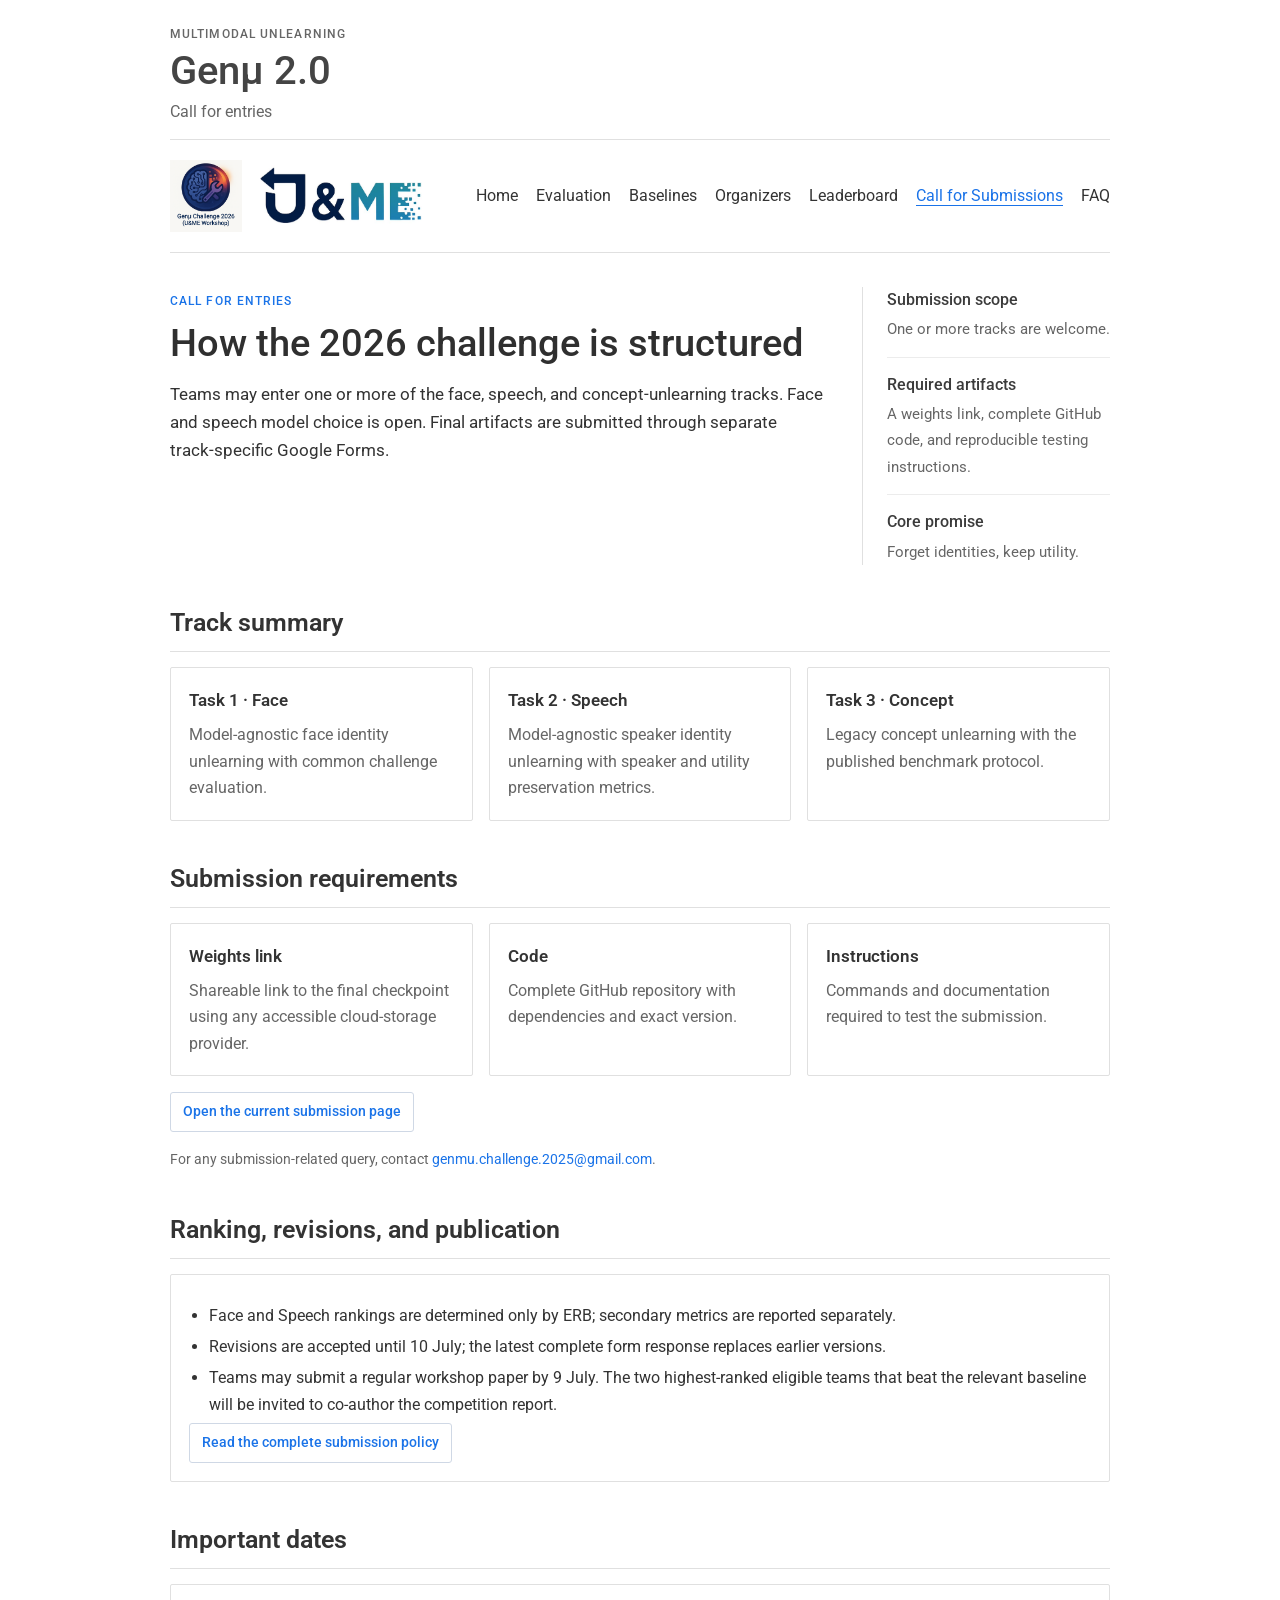
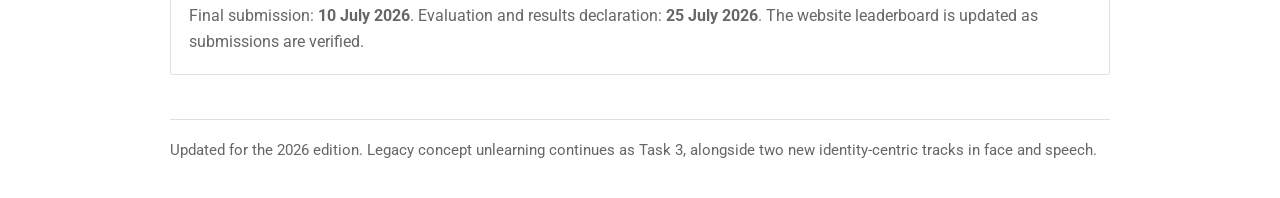
<file: call-for-entries.html>
<!DOCTYPE html>

<html lang="en">
<head>
<meta charset="utf-8"/>
<meta content="width=device-width, initial-scale=1.0" name="viewport"/>
<title>Genμ 2.0 (2026) — Call for Entries</title>
<link href="https://fonts.googleapis.com/css2?family=Roboto:wght@300;400;500;700;800&amp;display=swap" rel="stylesheet"/><link href="styles.css" rel="stylesheet"/>
</head>
<body>
<div class="container">
<header class="site-masthead">
<div class="brandbox">
<div class="brandmark">Gμ</div>
<div class="brandtext">
<div class="kicker">Multimodal unlearning</div>
<h1>Genμ 2.0</h1>
<p>Call for entries</p>
</div>
</div>
</header><div class="header-row"><div class="logo-row"><a href="index.html" title="Genμ 2.0 — 2026 Home"><img alt="Genμ 2.0 2026 Challenge Logo" src="genmu-logo.png"/></a><a href="https://sites.google.com/view/u-and-me-workshop/" rel="noopener noreferrer" target="_blank" title="U&amp;ME Workshop"><img alt="U&amp;ME Workshop logo" src="second-logo.png"/></a></div><nav>
<a class="" href="index.html">Home</a>
<a class="" href="evaluation.html">Evaluation</a>
<a class="" href="baselines.html">Baselines</a>
<a class="" href="organizers.html">Organizers</a>
<a class="" href="leaderboard.html">Leaderboard</a>
<a class="active" href="call-for-submissions.html">Call for Submissions</a>
<a class="" href="faq.html">FAQ</a>
</nav></div>
<section class="hero">
<div class="hero-grid">
<div>
<span class="chip">Call for entries</span>
<h2>How the 2026 challenge is structured</h2>
<p>Teams may enter one or more of the face, speech, and concept-unlearning tracks. Face and speech model choice is open. Final artifacts are submitted through separate track-specific Google Forms.</p>
</div>
<div class="hero-card">
<div class="stat"><b>Submission scope</b><span>One or more tracks are welcome.</span></div>
<div class="stat"><b>Required artifacts</b><span>A weights link, complete GitHub code, and reproducible testing instructions.</span></div>
<div class="stat"><b>Core promise</b><span>Forget identities, keep utility.</span></div>
</div>
</div>
</section>
<section class="section"><h3>Track summary</h3><div class="grid-3"><div class="card"><h4>Task 1 · Face</h4><p>Model-agnostic face identity unlearning with common challenge evaluation.</p></div><div class="card"><h4>Task 2 · Speech</h4><p>Model-agnostic speaker identity unlearning with speaker and utility preservation metrics.</p></div><div class="card"><h4>Task 3 · Concept</h4><p>Legacy concept unlearning with the published benchmark protocol.</p></div></div></section>
<section class="section"><h3>Submission requirements</h3><div class="grid-3"><div class="card"><h4>Weights link</h4><p>Shareable link to the final checkpoint using any accessible cloud-storage provider.</p></div><div class="card"><h4>Code</h4><p>Complete GitHub repository with dependencies and exact version.</p></div><div class="card"><h4>Instructions</h4><p>Commands and documentation required to test the submission.</p></div></div><p><a class="link-btn" href="call-for-submissions.html">Open the current submission page</a></p><p class="small-note">For any submission-related query, contact <a href="mailto:genmu.challenge.2025@gmail.com">genmu.challenge.2025@gmail.com</a>.</p></section>
<section class="section"><h3>Ranking, revisions, and publication</h3><div class="card"><ul>
<li>Face and Speech rankings are determined only by ERB; secondary metrics are reported separately.</li>
<li>Revisions are accepted until 10 July; the latest complete form response replaces earlier versions.</li>

<li>Teams may submit a regular workshop paper by 9 July. The two highest-ranked eligible teams that beat the relevant baseline will be invited to co-author the competition report.</li>
</ul><p><a class="link-btn" href="call-for-submissions.html">Read the complete submission policy</a></p></div></section><section class="section"><h3>Important dates</h3><div class="card"><p>Final submission: <strong>10 July 2026</strong>. Evaluation and results declaration: <strong>25 July 2026</strong>. The website leaderboard is updated as submissions are verified.</p></div></section>
<div class="footer">Updated for the 2026 edition. Legacy concept unlearning continues as Task 3, alongside two new identity-centric tracks in face and speech.</div>
</div>
<script defer="True" src="submission-forms.js"></script></body>
</html>
</file>
<file: styles.css>
/* Genμ 2.0 — academic site styling, aligned with the 2025 edition */
:root {
  --text: #333333;
  --muted: #666666;
  --link: #1a73e8;
  --line: #e0e0e0;
  --soft-line: #ececec;
  --soft-bg: #f8fafc;
  --notice-bg: #f7faff;
  --max-width: 940px;
}

* { box-sizing: border-box; }
html { scroll-behavior: smooth; }
body {
  margin: 0;
  background: #ffffff;
  color: var(--text);
  font-family: Roboto, Arial, sans-serif;
  font-size: 16px;
  line-height: 1.65;
  -webkit-font-smoothing: antialiased;
  text-rendering: optimizeLegibility;
}
img { max-width: 100%; }
a { color: var(--link); text-decoration: none; }
a:hover { text-decoration: underline; }
a:focus-visible { outline: 2px solid var(--link); outline-offset: 3px; }

.container {
  width: min(100% - 40px, var(--max-width));
  margin: 0 auto;
  padding: 24px 0 36px;
}

/* Masthead */
.site-masthead {
  padding: 0 0 14px;
  border-bottom: 1px solid var(--line);
}
.brandbox { display: block; }
.brandmark { display: none; }
.brandtext .kicker {
  margin-bottom: 3px;
  color: var(--muted);
  font-size: 0.76rem;
  font-weight: 500;
  letter-spacing: 0.09em;
  text-transform: uppercase;
}
.brandtext h1 {
  margin: 0;
  color: #444444;
  font-size: clamp(2rem, 5vw, 2.5rem);
  font-weight: 500;
  line-height: 1.2;
}
.brandtext p {
  margin: 4px 0 0;
  color: var(--muted);
  font-size: 0.98rem;
}
.header-row {
  display: flex;
  align-items: center;
  justify-content: space-between;
  gap: 24px;
  padding: 20px 0;
  border-bottom: 1px solid var(--line);
}
.logo-row {
  display: flex;
  flex: 0 0 auto;
  align-items: center;
  gap: 18px;
}
.logo-row a { display: inline-flex; align-items: center; }
.logo-row img {
  width: auto;
  height: 62px;
  object-fit: contain;
}
.logo-row a:first-child img { height: 72px; }
nav {
  display: flex;
  flex-wrap: wrap;
  justify-content: flex-end;
  gap: 8px 18px;
  margin: 0 !important;
}
nav a {
  color: var(--text);
  font-size: 0.98rem;
  font-weight: 400;
  line-height: 1.35;
  white-space: nowrap;
}
nav a:hover,
nav a.active {
  color: var(--link);
  text-decoration: underline;
  text-underline-offset: 4px;
}
nav a.prev-year {
  color: var(--muted);
  font-size: 0.9rem;
}

.challenge-notice {
  margin: 18px 0 0;
  padding: 10px 14px;
  background: var(--notice-bg);
  border-left: 3px solid var(--link);
  color: #3f4b5a;
  font-size: 0.94rem;
}
.challenge-notice strong { color: #1f4f96; }

/* Intro blocks */
.hero {
  margin: 34px 0 0;
  padding: 0;
  background: transparent;
  border: 0;
  border-radius: 0;
  box-shadow: none;
}
.hero-grid {
  display: grid;
  grid-template-columns: minmax(0, 1.45fr) minmax(230px, 0.55fr);
  gap: 38px;
  align-items: start;
}
.chip {
  display: inline-block;
  padding: 0;
  background: transparent;
  border-radius: 0;
  color: var(--link);
  font-size: 0.76rem;
  font-weight: 500;
  letter-spacing: 0.09em;
  text-transform: uppercase;
}
.hero h2 {
  margin: 7px 0 14px;
  color: #2f2f2f;
  font-size: clamp(1.85rem, 4vw, 2.35rem);
  font-weight: 500;
  line-height: 1.25;
}
.hero p {
  margin: 0 0 13px;
  color: var(--text);
  font-size: 1.05rem;
}
.hero-card {
  padding: 0 0 0 24px;
  background: transparent;
  border: 0;
  border-left: 1px solid var(--line);
  border-radius: 0;
  box-shadow: none;
}
.hero-card .stat {
  padding: 0 0 14px;
  margin: 0 0 14px;
  border-bottom: 1px solid var(--soft-line);
}
.hero-card .stat:last-child { margin-bottom: 0; padding-bottom: 0; border-bottom: 0; }
.hero-card .stat b {
  display: block;
  margin: 0 0 3px;
  color: #3b3b3b;
  font-size: 1rem;
  font-weight: 500;
}
.hero-card .stat span { color: var(--muted); font-size: 0.93rem; }

/* Main content */
.section { margin-top: 38px; }
.section > h3,
.section h3:first-child {
  margin: 0 0 15px;
  padding-bottom: 7px;
  border-bottom: 1px solid var(--line);
  color: #333333;
  font-size: 1.55rem;
  font-weight: 600;
  letter-spacing: 0;
  text-transform: none;
}
.section .lead {
  margin: -4px 0 18px;
  color: var(--muted);
  font-size: 1rem;
}
.section-label {
  margin: 28px 0 14px;
  padding-bottom: 6px;
  border-bottom: 1px solid var(--soft-line);
  color: var(--muted);
  font-size: 0.78rem;
  font-weight: 500;
  letter-spacing: 0.09em;
  text-transform: uppercase;
}

.grid-2,
.grid-3,
.timeline,
.dates-grid {
  display: grid;
  gap: 16px;
}
.grid-2 { grid-template-columns: repeat(2, minmax(0, 1fr)); }
.grid-3 { grid-template-columns: repeat(3, minmax(0, 1fr)); }
.timeline,
.dates-grid { grid-template-columns: repeat(4, minmax(0, 1fr)); }

.card,
.date-card {
  padding: 18px;
  background: #ffffff;
  border: 1px solid var(--line);
  border-radius: 2px;
  box-shadow: none;
}
.card h4 {
  margin: 0 0 8px;
  color: #333333;
  font-size: 1.08rem;
  font-weight: 600;
}
.card p { margin: 0; color: var(--muted); }
.card ul { margin: 10px 0 0 20px; padding: 0; }
.card li { margin-bottom: 5px; }
.card .num { padding-left: 0; }

.badge,
.role-tag {
  display: inline-block;
  margin-bottom: 8px;
  padding: 0;
  background: transparent !important;
  border: 0;
  border-radius: 0;
  color: var(--link) !important;
  font-size: 0.76rem;
  font-weight: 500;
  letter-spacing: 0.07em;
  text-transform: uppercase;
}

.callout {
  margin-top: 18px;
  padding: 12px 15px;
  background: #fffdf5;
  border: 0;
  border-left: 3px solid #c89a2b;
  border-radius: 0;
  color: #5f4a1d;
}
.callout a { color: #805e12; text-decoration: underline; }

.link-row {
  display: flex;
  flex-wrap: wrap;
  gap: 9px;
  margin-top: 16px;
}
.link-btn {
  display: inline-flex;
  align-items: center;
  gap: 5px;
  padding: 7px 12px;
  background: #ffffff !important;
  border: 1px solid #cfd8e5 !important;
  border-radius: 3px;
  color: var(--link) !important;
  font-size: 0.9rem;
  font-weight: 500;
}
.link-btn:hover { background: var(--soft-bg) !important; text-decoration: none; }

.date-card { text-align: left; }
.date-card .d-label {
  margin-bottom: 5px;
  color: var(--link);
  font-size: 0.74rem;
  font-weight: 500;
  letter-spacing: 0.07em;
  text-transform: uppercase;
}
.date-card .d-date { margin-bottom: 4px; color: #333; font-size: 1rem; font-weight: 600; }
.date-card .d-desc { color: var(--muted); font-size: 0.88rem; }

/* Tables and formulae */
.table-wrap {
  overflow-x: auto;
  background: #ffffff;
  border: 1px solid var(--line);
  border-radius: 0;
  box-shadow: none;
}
table { width: 100%; border-collapse: collapse; }
.table-wrap table { min-width: 700px; }
th,
td {
  padding: 11px 12px;
  border-bottom: 1px solid var(--line);
  text-align: left;
  vertical-align: top;
}
th {
  background: var(--soft-bg);
  color: #444;
  font-size: 0.9rem;
  font-weight: 600;
}
tr:last-child td { border-bottom: 0; }

.def-table { width: 100%; margin-top: 12px; border-collapse: collapse; }
.def-table td { padding: 8px 9px; border-bottom: 1px solid var(--soft-line); font-size: 0.94rem; }
.def-table td:first-child {
  padding-right: 16px;
  color: #375f91;
  font-family: ui-monospace, SFMono-Regular, Menlo, Consolas, monospace;
  font-weight: 600;
  white-space: nowrap;
}
.formula-box {
  margin: 14px 0;
  padding: 13px 15px;
  overflow-x: auto;
  background: var(--soft-bg);
  border: 1px solid var(--line);
  border-radius: 2px;
  color: var(--text);
}
.acro-grid { display: grid; grid-template-columns: repeat(2, minmax(0, 1fr)); gap: 9px; margin-top: 12px; }
.acro-item { padding: 9px 11px; background: #fff; border: 1px solid var(--soft-line); border-radius: 2px; font-size: 0.92rem; }
.acro-item strong { color: #375f91; }
.mjx-container { max-width: 100%; overflow-x: auto; overflow-y: hidden; }
.formula-box mjx-container { margin: 0.2em 0 !important; font-size: 1.02em; }

/* Organizers */
.person-grid {
  display: grid;
  grid-template-columns: repeat(3, minmax(0, 1fr));
  gap: 30px 22px;
  margin-top: 18px;
}
.person {
  padding: 0;
  background: transparent;
  border: 0;
  border-radius: 0;
  box-shadow: none;
  text-align: center;
}
.person img {
  display: block;
  width: 150px;
  height: 150px;
  margin: 0 auto 11px;
  border: 0;
  border-radius: 50%;
  object-fit: cover;
  object-position: center;
}
.person h4 { margin: 3px 0 3px; font-size: 1.08rem; font-weight: 600; }
.person p { margin: 0 auto; max-width: 240px; color: var(--muted); font-size: 0.91rem; }

/* FAQ */
.faq-item { padding: 17px 0; border-bottom: 1px solid var(--soft-line); }
.faq-item:first-child { padding-top: 0; }
.faq-item:last-child { padding-bottom: 0; border-bottom: 0; }
.faq-item h4 { margin: 0 0 5px; font-size: 1.05rem; font-weight: 600; }
.faq-item p { margin: 0; color: var(--muted); }

.footer {
  margin: 44px 0 0;
  padding-top: 18px;
  border-top: 1px solid var(--line);
  color: var(--muted);
  font-size: 0.92rem;
}

@media (max-width: 860px) {
  .container { width: min(100% - 32px, var(--max-width)); }
  .header-row { align-items: flex-start; flex-direction: column; gap: 14px; }
  nav { justify-content: flex-start; }
  .hero-grid { grid-template-columns: 1fr; gap: 24px; }
  .hero-card { padding: 18px 0 0; border-left: 0; border-top: 1px solid var(--line); }
  .grid-3, .timeline, .dates-grid { grid-template-columns: repeat(2, minmax(0, 1fr)); }
  .person-grid { grid-template-columns: repeat(2, minmax(0, 1fr)); }
}

@media (max-width: 600px) {
  body { font-size: 15.5px; }
  .container { width: min(100% - 24px, var(--max-width)); padding-top: 18px; }
  .brandtext h1 { font-size: 1.9rem; }
  .logo-row { width: 100%; justify-content: space-between; gap: 12px; }
  .logo-row img { height: 50px; }
  .logo-row a:first-child img { height: 58px; }
  nav { gap: 8px 14px; }
  nav a { font-size: 0.92rem; }
  .challenge-notice { font-size: 0.9rem; }
  .hero { margin-top: 28px; }
  .hero h2 { font-size: 1.72rem; }
  .grid-2, .grid-3, .timeline, .dates-grid, .acro-grid { grid-template-columns: 1fr; }
  .person-grid { grid-template-columns: 1fr; gap: 28px; }
  .person img { width: 132px; height: 132px; }
  .section { margin-top: 32px; }
  .section > h3, .section h3:first-child { font-size: 1.38rem; }
}

/* Keep long mathematical notation contained on narrow screens. */
.hero-grid > *,
.grid-2 > *,
.grid-3 > *,
.timeline > *,
.dates-grid > *,
.section,
.card { min-width: 0; }
.card, .section, td { overflow-wrap: anywhere; }

@media (max-width: 600px) {
  .def-table { table-layout: fixed; }
  .def-table td:first-child {
    width: 35%;
    white-space: normal;
    overflow-wrap: anywhere;
  }
  .def-table td { word-break: break-word; }
}


/* Submission workflow */
.form-actions { margin-top: 18px; }
.form-link.is-disabled, .form-link[aria-disabled="true"] {
  color: #6f7780;
  background: #f3f4f5;
  border-color: #cfd3d7;
  cursor: not-allowed;
  text-decoration: none;
}
.form-admin-note, .small-note { margin-top: 12px; color: var(--muted); font-size: 0.9rem; }
code { padding: 0.08em 0.28em; background: var(--soft-bg); border: 1px solid var(--soft-line); border-radius: 2px; font-size: 0.92em; }
.table-wrap code { white-space: nowrap; }
</file>
